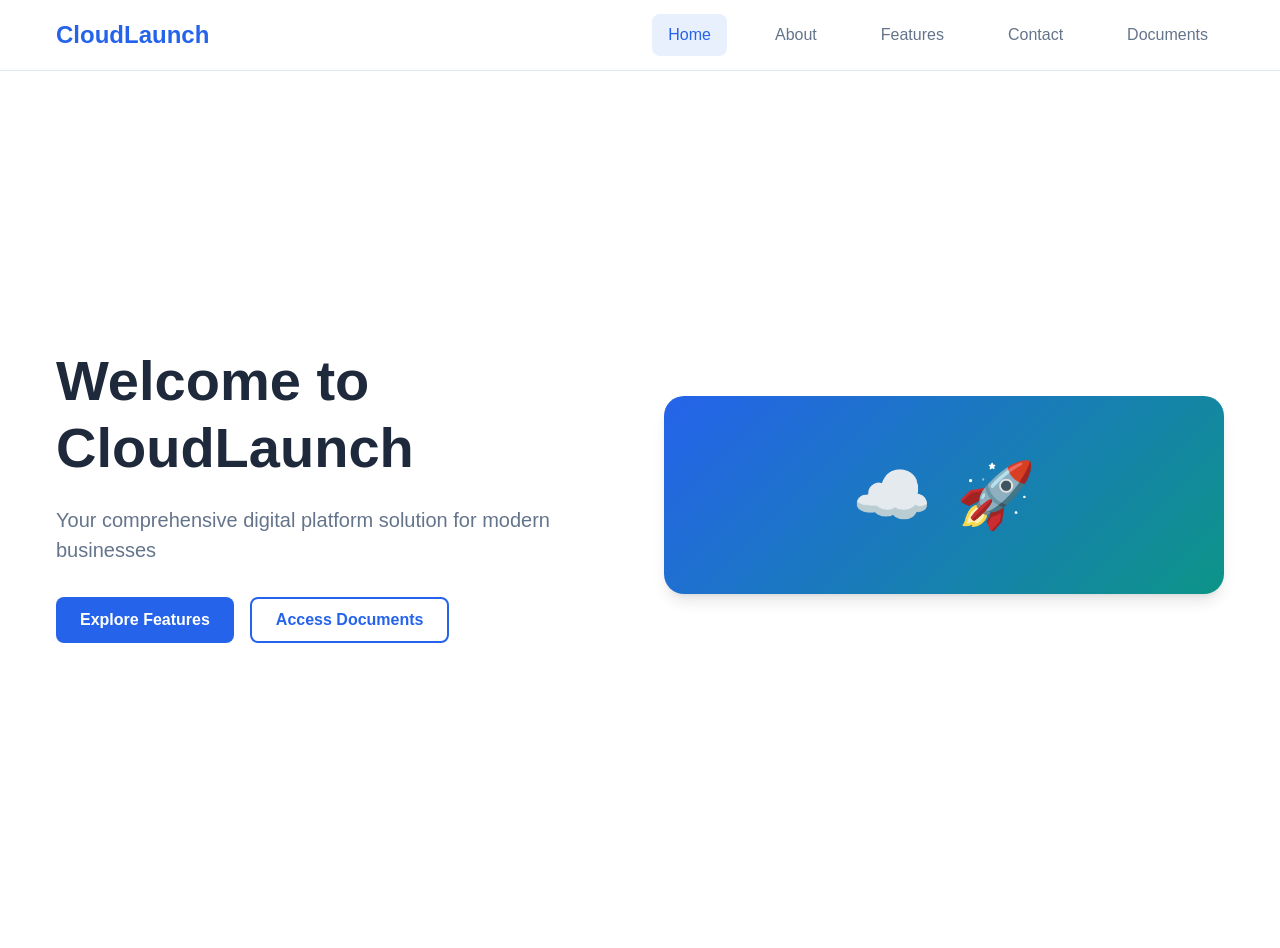
<file: assignment1/website/index.html>
<!DOCTYPE html>
<html lang="en">
<head>
    <meta charset="UTF-8">
    <meta name="viewport" content="width=device-width, initial-scale=1.0">
    <title>CloudLaunch - Your Digital Platform Solution</title>
    <link rel="stylesheet" href="style.css">
</head>
<body>
    <!-- Navigation -->
    <nav class="navbar">
        <div class="nav-container">
            <div class="nav-brand">
                <h2>CloudLaunch</h2>
            </div>
            <div class="nav-menu" id="nav-menu">
                <a href="#home" class="nav-link active">Home</a>
                <a href="#about" class="nav-link">About</a>
                <a href="#features" class="nav-link">Features</a>
                <a href="#contact" class="nav-link">Contact</a>
                <a href="#documents" class="nav-link">Documents</a>
            </div>
            <div class="nav-toggle" id="nav-toggle">
                <span></span>
                <span></span>
                <span></span>
            </div>
        </div>
    </nav>

    <!-- Home Section -->
    <section id="home" class="section active">
        <div class="hero">
            <div class="hero-content">
                <h1 class="hero-title">Welcome to CloudLaunch</h1>
                <p class="hero-subtitle">Your comprehensive digital platform solution for modern businesses</p>
                <div class="hero-buttons">
                    <button class="btn btn-primary" onclick="showSection('features')">Explore Features</button>
                    <button class="btn btn-secondary" onclick="showSection('documents')">Access Documents</button>
                </div>
            </div>
            <div class="hero-image">
                <div class="hero-graphic">
                    <div class="cloud-icon">☁️</div>
                    <div class="launch-icon">🚀</div>
                </div>
            </div>
        </div>
    </section>

    <!-- About Section -->
    <section id="about" class="section">
        <div class="container">
            <h2 class="section-title">About CloudLaunch</h2>
            <div class="about-grid">
                <div class="about-content">
                    <h3>Our Mission</h3>
                    <p>CloudLaunch is designed to provide businesses with a lightweight, efficient platform that combines professional web presence with secure document management capabilities.</p>
                    
                    <h3>Why Choose Us?</h3>
                    <ul class="feature-list">
                        <li>Lightweight and fast performance</li>
                        <li>Secure document storage</li>
                        <li>User-friendly interface</li>
                        <li>Responsive design</li>
                        <li>Cost-effective solution</li>
                    </ul>
                </div>
                <div class="about-stats">
                    <div class="stat-item">
                        <h4>500+</h4>
                        <p>Documents Managed</p>
                    </div>
                    <div class="stat-item">
                        <h4>99.9%</h4>
                        <p>Uptime Guarantee</p>
                    </div>
                    <div class="stat-item">
                        <h4>24/7</h4>
                        <p>Support Available</p>
                    </div>
                </div>
            </div>
        </div>
    </section>

    <!-- Features Section -->
    <section id="features" class="section">
        <div class="container">
            <h2 class="section-title">Platform Features</h2>
            <div class="features-grid">
                <div class="feature-card">
                    <div class="feature-icon">🌐</div>
                    <h3>Professional Website</h3>
                    <p>Clean, modern company website with responsive design and professional aesthetics.</p>
                </div>
                <div class="feature-card">
                    <div class="feature-icon">📁</div>
                    <h3>Document Storage</h3>
                    <p>Secure private document storage with easy upload, organization, and retrieval capabilities.</p>
                </div>
                <div class="feature-card">
                    <div class="feature-icon">🔒</div>
                    <h3>Secure Access</h3>
                    <p>Protected document area with authentication to keep your sensitive files safe.</p>
                </div>
                <div class="feature-card">
                    <div class="feature-icon">📱</div>
                    <h3>Mobile Responsive</h3>
                    <p>Optimized for all devices - desktop, tablet, and mobile for access anywhere.</p>
                </div>
                <div class="feature-card">
                    <div class="feature-icon">⚡</div>
                    <h3>Lightweight</h3>
                    <p>Fast loading times with minimal resource usage for optimal performance.</p>
                </div>
                <div class="feature-card">
                    <div class="feature-icon">🎯</div>
                    <h3>Easy to Use</h3>
                    <p>Intuitive interface designed for users of all technical skill levels.</p>
                </div>
            </div>
        </div>
    </section>

    <!-- Contact Section -->
    <section id="contact" class="section">
        <div class="container">
            <h2 class="section-title">Get in Touch</h2>
            <div class="contact-grid">
                <div class="contact-info">
                    <h3>Contact Information</h3>
                    <div class="contact-item">
                        <strong>Email:</strong> info@cloudlaunch.com
                    </div>
                    <div class="contact-item">
                        <strong>Phone:</strong> +1 (555) 123-4567
                    </div>
                    <div class="contact-item">
                        <strong>Address:</strong> 123 Cloud Street, Tech City, TC 12345
                    </div>
                </div>
                <div class="contact-form">
                    <h3>Send us a Message</h3>
                    <form id="contact-form">
                        <input type="text" placeholder="Your Name" required>
                        <input type="email" placeholder="Your Email" required>
                        <textarea placeholder="Your Message" required></textarea>
                        <button type="submit" class="btn btn-primary">Send Message</button>
                    </form>
                </div>
            </div>
        </div>
    </section>

    <!-- Documents Section -->
    <section id="documents" class="section">
        <div class="container">
            <!-- Login Form -->
            <div id="login-form" class="login-container">
                <div class="login-card">
                    <h2>Access Private Documents</h2>
                    <p>Please enter your credentials to access the document storage area.</p>
                    <form id="auth-form">
                        <input type="text" id="username" placeholder="Username" required>
                        <input type="password" id="password" placeholder="Password" required>
                        <button type="submit" class="btn btn-primary">Login</button>
                    </form>
                    <p class="login-hint">Demo credentials: admin / password</p>
                </div>
            </div>

            <!-- Document Management Area -->
            <div id="document-area" class="document-container" style="display: none;">
                <div class="document-header">
                    <h2>Document Management</h2>
                    <div class="document-actions">
                        <input type="file" id="file-upload" multiple style="display: none;">
                        <button class="btn btn-primary" onclick="document.getElementById('file-upload').click()">
                            Upload Files
                        </button>
                        <button class="btn btn-secondary" onclick="logout()">Logout</button>
                    </div>
                </div>

                <div class="document-search">
                    <input type="text" id="search-input" placeholder="Search documents...">
                </div>

                <div class="document-grid" id="document-grid">
                    <!-- Sample documents -->
                    <div class="document-card" data-name="quarterly-report.pdf">
                        <div class="document-icon">📄</div>
                        <div class="document-info">
                            <h4>Quarterly Report</h4>
                            <p>quarterly-report.pdf</p>
                            <small>Uploaded: 2025-01-02</small>
                        </div>
                        <div class="document-actions-mini">
                            <button class="btn-icon" title="Download">⬇️</button>
                            <button class="btn-icon" title="Delete">🗑️</button>
                        </div>
                    </div>
                    
                    <div class="document-card" data-name="meeting-notes.docx">
                        <div class="document-icon">📝</div>
                        <div class="document-info">
                            <h4>Meeting Notes</h4>
                            <p>meeting-notes.docx</p>
                            <small>Uploaded: 2025-01-01</small>
                        </div>
                        <div class="document-actions-mini">
                            <button class="btn-icon" title="Download">⬇️</button>
                            <button class="btn-icon" title="Delete">🗑️</button>
                        </div>
                    </div>

                    <div class="document-card" data-name="project-proposal.pptx">
                        <div class="document-icon">📊</div>
                        <div class="document-info">
                            <h4>Project Proposal</h4>
                            <p>project-proposal.pptx</p>
                            <small>Uploaded: 2024-12-30</small>
                        </div>
                        <div class="document-actions-mini">
                            <button class="btn-icon" title="Download">⬇️</button>
                            <button class="btn-icon" title="Delete">🗑️</button>
                        </div>
                    </div>
                </div>
            </div>
        </div>
    </section>

    <script src="script.js"></script>
</body>
</html>
</file>
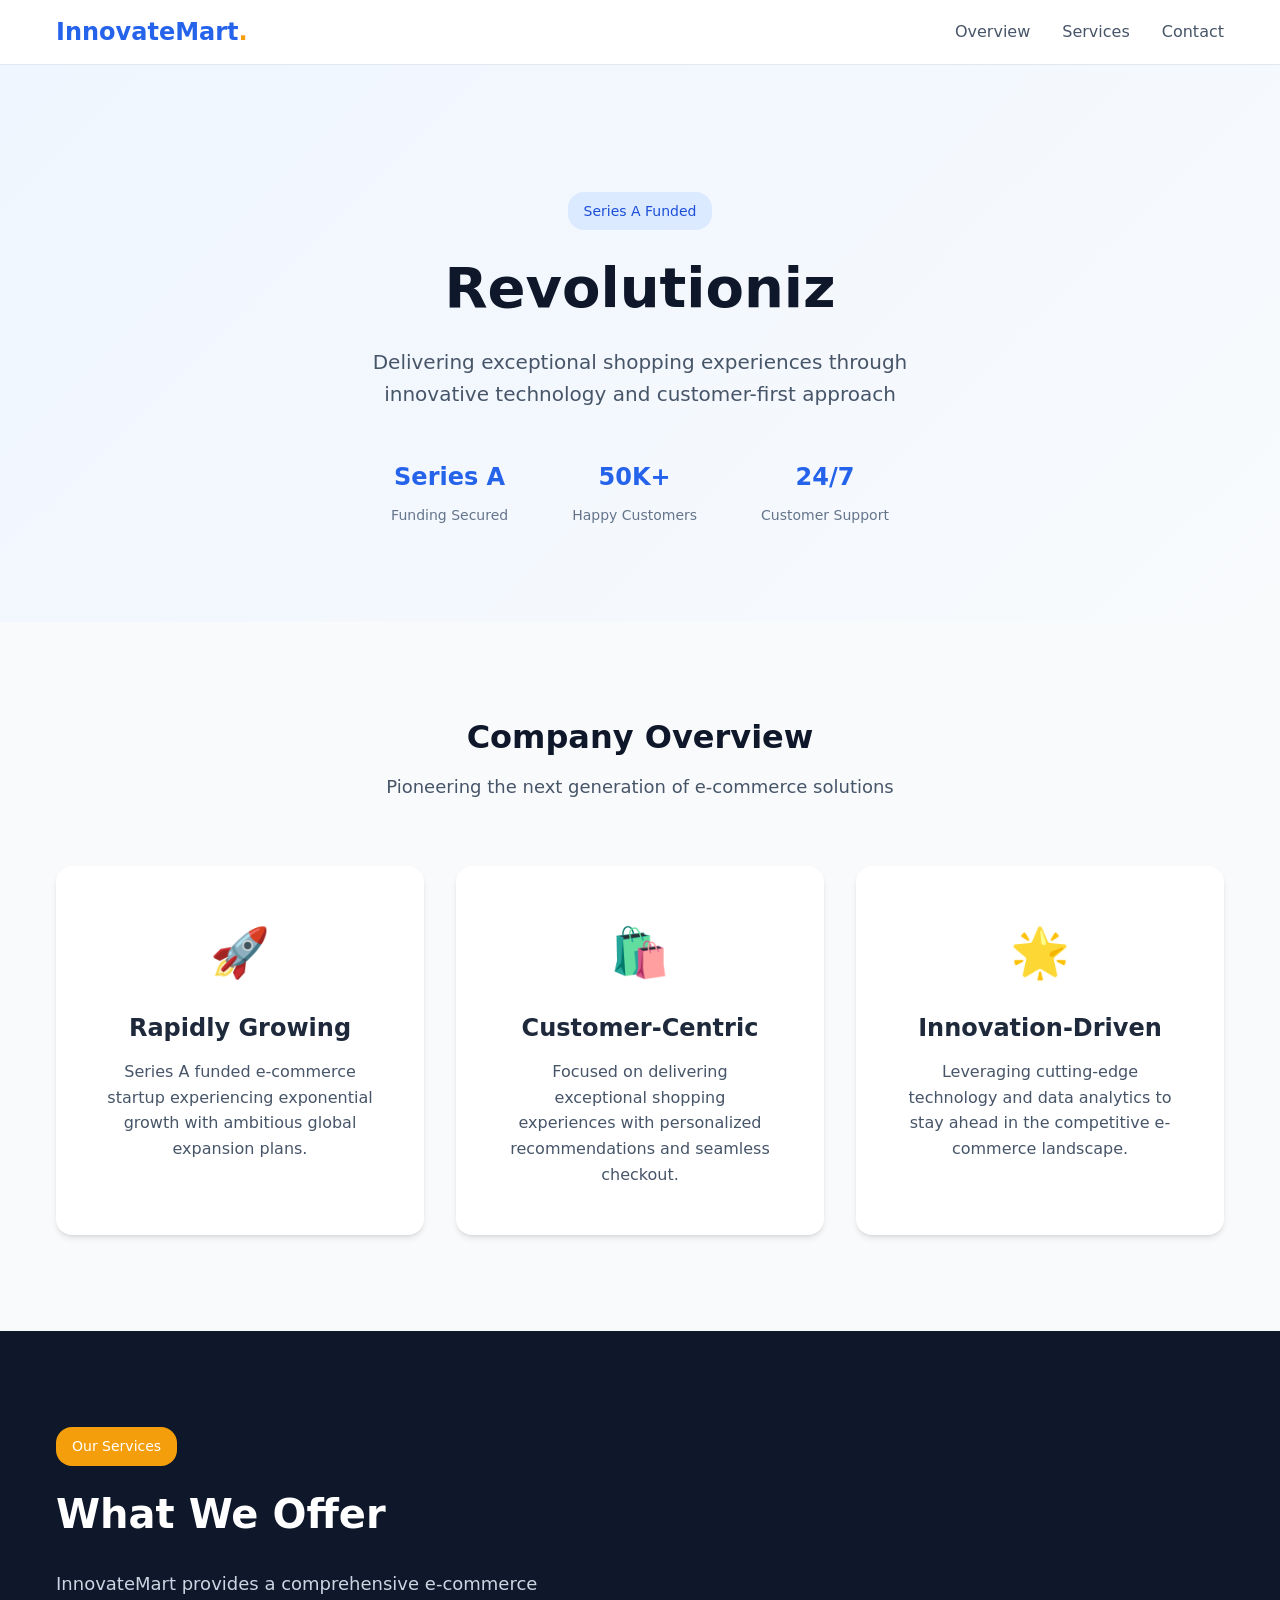
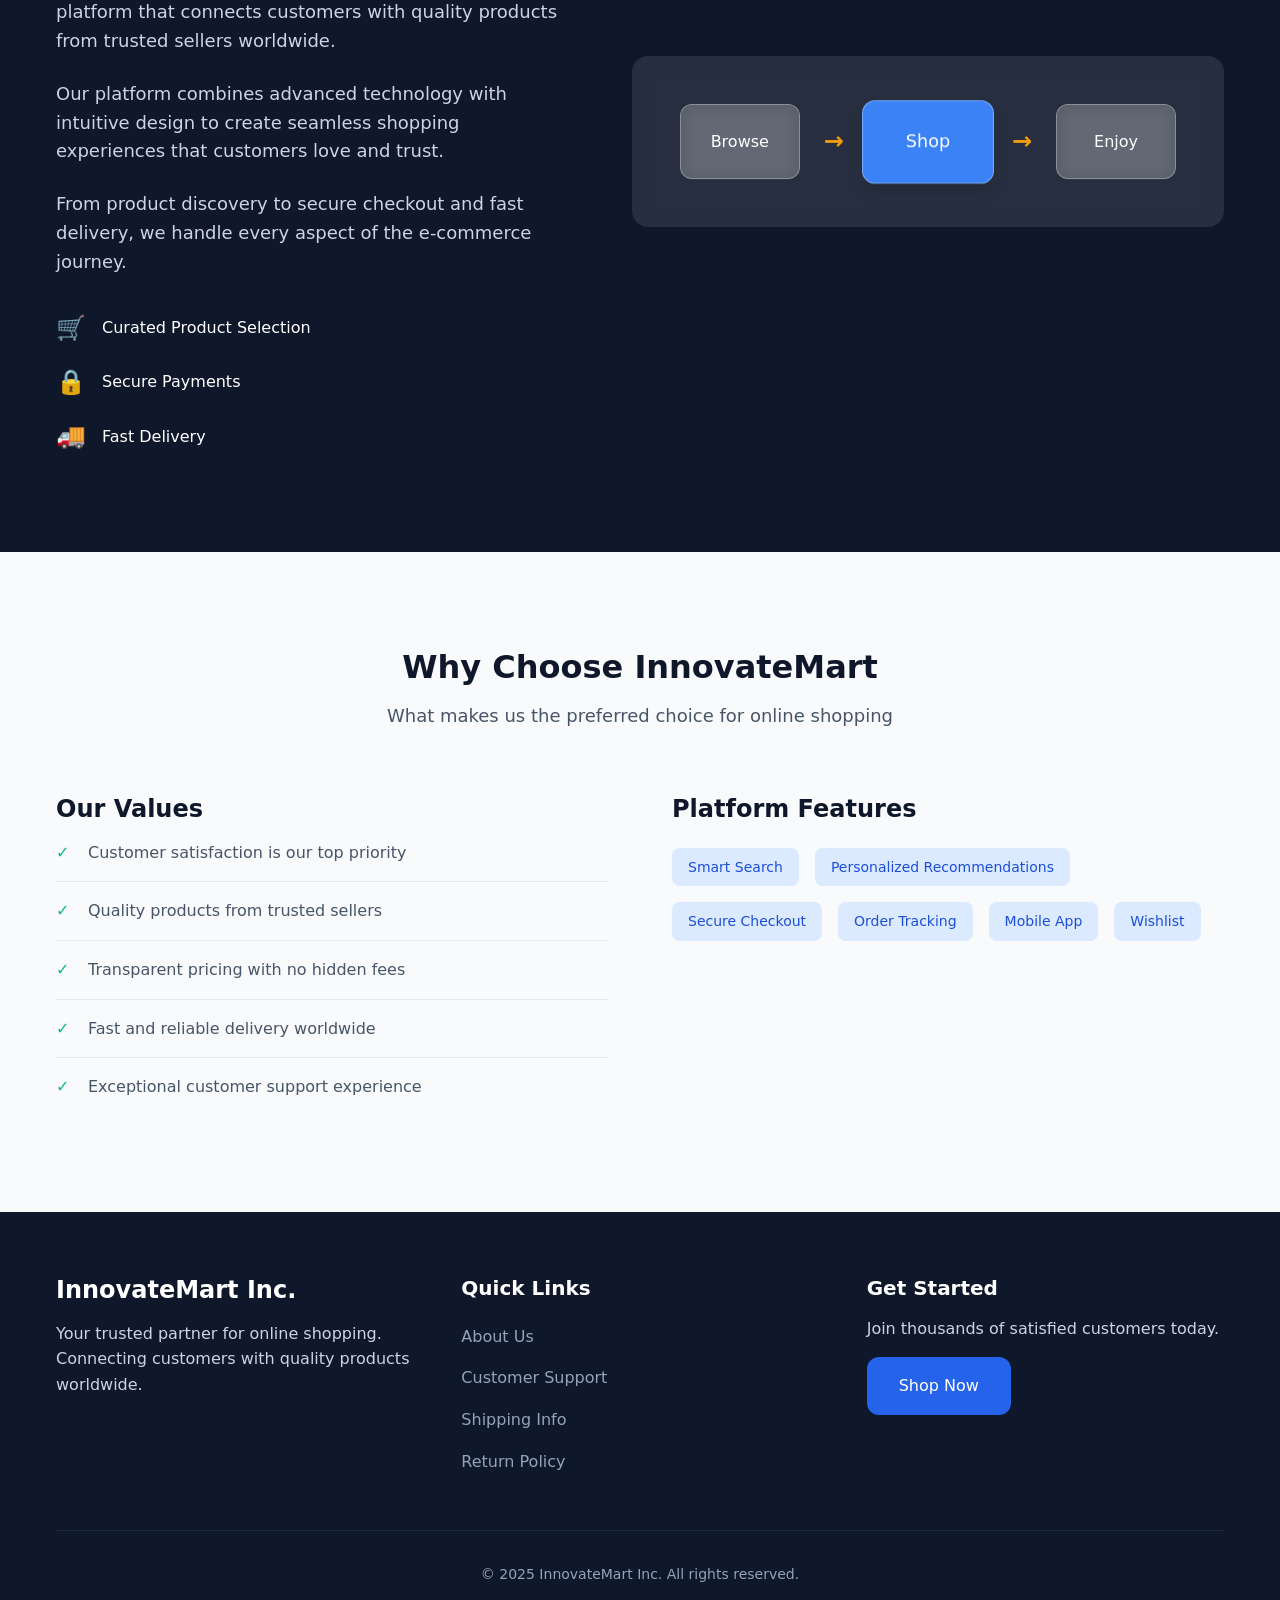
<file: assignment2/site/index.html>
<!doctype html>
<html lang="en">
  <head>
    <meta charset="UTF-8" />
    <link rel="icon" type="image/svg+xml" href="/vite.svg" />
    <link rel="stylesheet" href="style.css" />
    <meta name="viewport" content="width=device-width, initial-scale=1.0" />
    <title>InnovateMart Inc. - Project Bedrock</title>
  </head>
  <body>
    <header class="header">
      <nav class="nav">
        <div class="nav-container">
          <div class="logo">
            <h1>InnovateMart<span class="logo-accent">.</span></h1>
          </div>
          <div class="nav-links">
            <a href="#overview">Overview</a>
            <a href="#services">Services</a>
            <a href="#contact">Contact</a>
          </div>
        </div>
      </nav>
    </header>

    <main>
      <section class="hero">
        <div class="container">
          <div class="hero-content">
            <div class="hero-badge">Series A Funded</div>
            <h1 class="hero-title">Revolutionizing <span class="gradient-text">E-Commerce</span></h1>
            <p class="hero-subtitle">Delivering exceptional shopping experiences through innovative technology and customer-first approach</p>
            <div class="hero-stats">
              <div class="stat">
                <span class="stat-number">Series A</span>
                <span class="stat-label">Funding Secured</span>
              </div>
              <div class="stat">
                <span class="stat-number">50K+</span>
                <span class="stat-label">Happy Customers</span>
              </div>
              <div class="stat">
                <span class="stat-number">24/7</span>
                <span class="stat-label">Customer Support</span>
              </div>
            </div>
          </div>
        </div>
      </section>

      <section id="overview" class="section">
        <div class="container">
          <div class="section-header">
            <h2>Company Overview</h2>
            <p>Pioneering the next generation of e-commerce solutions</p>
          </div>
          <div class="cards-grid">
            <div class="card">
              <div class="card-icon">🚀</div>
              <h3>Rapidly Growing</h3>
              <p>Series A funded e-commerce startup experiencing exponential growth with ambitious global expansion plans.</p>
            </div>
            <div class="card">
              <div class="card-icon">🛍️</div>
              <h3>Customer-Centric</h3>
              <p>Focused on delivering exceptional shopping experiences with personalized recommendations and seamless checkout.</p>
            </div>
            <div class="card">
              <div class="card-icon">🌟</div>
              <h3>Innovation-Driven</h3>
              <p>Leveraging cutting-edge technology and data analytics to stay ahead in the competitive e-commerce landscape.</p>
            </div>
          </div>
        </div>
      </section>

      <section id="services" class="section section-dark">
        <div class="container">
          <div class="services-content">
            <div class="services-text">
              <div class="section-badge">Our Services</div>
              <h2>What We Offer</h2>
              <p>InnovateMart provides a comprehensive e-commerce platform that connects customers with quality products from trusted sellers worldwide.</p>
              <p>Our platform combines advanced technology with intuitive design to create seamless shopping experiences that customers love and trust.</p>
              <p>From product discovery to secure checkout and fast delivery, we handle every aspect of the e-commerce journey.</p>
              <div class="services-highlights">
                <div class="highlight">
                  <span class="highlight-icon">🛒</span>
                  <span>Curated Product Selection</span>
                </div>
                <div class="highlight">
                  <span class="highlight-icon">🔒</span>
                  <span>Secure Payments</span>
                </div>
                <div class="highlight">
                  <span class="highlight-icon">🚚</span>
                  <span>Fast Delivery</span>
                </div>
              </div>
            </div>
            <div class="services-visual">
              <div class="services-diagram">
                <div class="diagram-node">Browse</div>
                <div class="diagram-arrow">→</div>
                <div class="diagram-node active">Shop</div>
                <div class="diagram-arrow">→</div>
                <div class="diagram-node">Enjoy</div>
              </div>
            </div>
          </div>
        </div>
      </section>

      <section id="technology" class="section">
        <div class="container">
          <div class="section-header">
            <h2>Why Choose InnovateMart</h2>
            <p>What makes us the preferred choice for online shopping</p>
          </div>
          <div class="tech-details">
            <div class="company-values">
              <h3>Our Values</h3>
              <ul>
                <li>Customer satisfaction is our top priority</li>
                <li>Quality products from trusted sellers</li>
                <li>Transparent pricing with no hidden fees</li>
                <li>Fast and reliable delivery worldwide</li>
                <li>Exceptional customer support experience</li>
              </ul>
            </div>
            <div class="features">
              <h3>Platform Features</h3>
              <div class="tech-tags">
                <span class="tech-tag">Smart Search</span>
                <span class="tech-tag">Personalized Recommendations</span>
                <span class="tech-tag">Secure Checkout</span>
                <span class="tech-tag">Order Tracking</span>
                <span class="tech-tag">Mobile App</span>
                <span class="tech-tag">Wishlist</span>
                <span class="tech-tag">Reviews & Ratings</span>
                <span class="tech-tag">24/7 Support</span>
              </div>
            </div>
          </div>
        </div>
      </section>
    </main>

    <footer class="footer">
      <div class="container">
        <div class="footer-content">
          <div class="footer-section">
            <h3>InnovateMart Inc.</h3>
            <p>Your trusted partner for online shopping. Connecting customers with quality products worldwide.</p>
          </div>
          <div class="footer-section">
            <h4>Quick Links</h4>
            <ul>
              <li>About Us</li>
              <li>Customer Support</li>
              <li>Shipping Info</li>
              <li>Return Policy</li>
            </ul>
          </div>
          <div class="footer-section">
            <h4>Get Started</h4>
            <p>Join thousands of satisfied customers today.</p>
            <a href="#contact" class="cta-button">Shop Now</a>
          </div>
        </div>
        <div class="footer-bottom">
          <p>&copy; 2025 InnovateMart Inc. All rights reserved.</p>
        </div>
      </div>
    </footer>

    <script src="script.js"></script>
  </body>
</html>
</file>
<file: assignment1/website/style.css>
:root {
  --primary-color: #2563eb;
  --secondary-color: #64748b;
  --accent-color: #0d9488;
  --success-color: #059669;
  --warning-color: #d97706;
  --error-color: #dc2626;
  --bg-primary: #ffffff;
  --bg-secondary: #f8fafc;
  --text-primary: #1e293b;
  --text-secondary: #64748b;
  --border-color: #e2e8f0;
  --shadow: 0 4px 6px -1px rgb(0 0 0 / 0.1), 0 2px 4px -2px rgb(0 0 0 / 0.1);
  --shadow-lg: 0 10px 15px -3px rgb(0 0 0 / 0.1), 0 4px 6px -4px rgb(0 0 0 / 0.1);
  --border-radius: 8px;
  --spacing-xs: 0.5rem;
  --spacing-sm: 1rem;
  --spacing-md: 1.5rem;
  --spacing-lg: 2rem;
  --spacing-xl: 3rem;
}

* {
  margin: 0;
  padding: 0;
  box-sizing: border-box;
}

body {
  font-family: -apple-system, BlinkMacSystemFont, 'Segoe UI', Roboto, sans-serif;
  line-height: 1.6;
  color: var(--text-primary);
  background-color: var(--bg-primary);
}

.container {
  max-width: 1200px;
  margin: 0 auto;
  padding: 0 var(--spacing-sm);
}

/* Navigation */
.navbar {
  position: fixed;
  top: 0;
  width: 100%;
  background: rgba(255, 255, 255, 0.95);
  backdrop-filter: blur(10px);
  border-bottom: 1px solid var(--border-color);
  z-index: 1000;
  transition: all 0.3s ease;
}

.nav-container {
  max-width: 1200px;
  margin: 0 auto;
  padding: 0 var(--spacing-sm);
  display: flex;
  justify-content: space-between;
  align-items: center;
  height: 70px;
}

.nav-brand h2 {
  color: var(--primary-color);
  font-weight: 700;
  font-size: 1.5rem;
}

.nav-menu {
  display: flex;
  gap: var(--spacing-lg);
}

.nav-link {
  text-decoration: none;
  color: var(--text-secondary);
  font-weight: 500;
  padding: var(--spacing-xs) var(--spacing-sm);
  border-radius: var(--border-radius);
  transition: all 0.3s ease;
  cursor: pointer;
}

.nav-link:hover,
.nav-link.active {
  color: var(--primary-color);
  background-color: rgba(37, 99, 235, 0.1);
}

.nav-toggle {
  display: none;
  flex-direction: column;
  cursor: pointer;
}

.nav-toggle span {
  width: 25px;
  height: 3px;
  background-color: var(--text-primary);
  margin: 3px 0;
  transition: 0.3s;
}

/* Sections */
.section {
  display: none;
  min-height: 100vh;
  padding: 90px 0 var(--spacing-xl);
}

.section.active {
  display: block;
}

.section-title {
  text-align: center;
  font-size: 2.5rem;
  font-weight: 700;
  color: var(--text-primary);
  margin-bottom: var(--spacing-xl);
}

/* Hero Section */
.hero {
  display: grid;
  grid-template-columns: 1fr 1fr;
  gap: var(--spacing-xl);
  align-items: center;
  max-width: 1200px;
  margin: 0 auto;
  padding: 0 var(--spacing-sm);
  min-height: calc(100vh - 90px);
}

.hero-title {
  font-size: 3.5rem;
  font-weight: 800;
  color: var(--text-primary);
  margin-bottom: var(--spacing-md);
  line-height: 1.2;
}

.hero-subtitle {
  font-size: 1.25rem;
  color: var(--text-secondary);
  margin-bottom: var(--spacing-lg);
  line-height: 1.5;
}

.hero-buttons {
  display: flex;
  gap: var(--spacing-sm);
  flex-wrap: wrap;
}

.hero-graphic {
  display: flex;
  justify-content: center;
  align-items: center;
  gap: var(--spacing-md);
  padding: var(--spacing-xl);
  background: linear-gradient(135deg, var(--primary-color), var(--accent-color));
  border-radius: 20px;
  box-shadow: var(--shadow-lg);
}

.cloud-icon,
.launch-icon {
  font-size: 4rem;
  animation: float 3s ease-in-out infinite;
}

.launch-icon {
  animation-delay: 1.5s;
}

@keyframes float {
  0%, 100% { transform: translateY(0px); }
  50% { transform: translateY(-10px); }
}

/* Buttons */
.btn {
  display: inline-flex;
  align-items: center;
  justify-content: center;
  padding: 12px 24px;
  border: none;
  border-radius: var(--border-radius);
  font-size: 1rem;
  font-weight: 600;
  text-decoration: none;
  cursor: pointer;
  transition: all 0.3s ease;
  min-width: 140px;
}

.btn-primary {
  background-color: var(--primary-color);
  color: white;
}

.btn-primary:hover {
  background-color: #1d4ed8;
  transform: translateY(-2px);
  box-shadow: var(--shadow-lg);
}

.btn-secondary {
  background-color: transparent;
  color: var(--primary-color);
  border: 2px solid var(--primary-color);
}

.btn-secondary:hover {
  background-color: var(--primary-color);
  color: white;
  transform: translateY(-2px);
  box-shadow: var(--shadow-lg);
}

.btn-icon {
  background: none;
  border: none;
  font-size: 1.2rem;
  cursor: pointer;
  padding: var(--spacing-xs);
  border-radius: var(--border-radius);
  transition: all 0.3s ease;
}

.btn-icon:hover {
  background-color: var(--bg-secondary);
  transform: scale(1.1);
}

/* About Section */
.about-grid {
  display: grid;
  grid-template-columns: 2fr 1fr;
  gap: var(--spacing-xl);
  max-width: 1200px;
  margin: 0 auto;
  padding: 0 var(--spacing-sm);
}

.about-content h3 {
  font-size: 1.5rem;
  color: var(--text-primary);
  margin-bottom: var(--spacing-sm);
}

.about-content p {
  color: var(--text-secondary);
  margin-bottom: var(--spacing-md);
  line-height: 1.7;
}

.feature-list {
  list-style: none;
}

.feature-list li {
  padding: var(--spacing-xs) 0;
  color: var(--text-secondary);
  position: relative;
  padding-left: var(--spacing-md);
}

.feature-list li::before {
  content: '✓';
  color: var(--success-color);
  font-weight: bold;
  position: absolute;
  left: 0;
}

.about-stats {
  display: flex;
  flex-direction: column;
  gap: var(--spacing-md);
}

.stat-item {
  background: var(--bg-secondary);
  padding: var(--spacing-md);
  border-radius: var(--border-radius);
  text-align: center;
  border: 1px solid var(--border-color);
}

.stat-item h4 {
  font-size: 2rem;
  color: var(--primary-color);
  margin-bottom: var(--spacing-xs);
}

.stat-item p {
  color: var(--text-secondary);
  font-size: 0.9rem;
}

/* Features Section */
.features-grid {
  display: grid;
  grid-template-columns: repeat(auto-fit, minmax(300px, 1fr));
  gap: var(--spacing-lg);
  max-width: 1200px;
  margin: 0 auto;
  padding: 0 var(--spacing-sm);
}

.feature-card {
  background: var(--bg-primary);
  border: 1px solid var(--border-color);
  border-radius: var(--border-radius);
  padding: var(--spacing-lg);
  text-align: center;
  transition: all 0.3s ease;
  box-shadow: var(--shadow);
}

.feature-card:hover {
  transform: translateY(-5px);
  box-shadow: var(--shadow-lg);
  border-color: var(--primary-color);
}

.feature-icon {
  font-size: 3rem;
  margin-bottom: var(--spacing-md);
}

.feature-card h3 {
  font-size: 1.25rem;
  color: var(--text-primary);
  margin-bottom: var(--spacing-sm);
}

.feature-card p {
  color: var(--text-secondary);
  line-height: 1.6;
}

/* Contact Section */
.contact-grid {
  display: grid;
  grid-template-columns: 1fr 1fr;
  gap: var(--spacing-xl);
  max-width: 1200px;
  margin: 0 auto;
  padding: 0 var(--spacing-sm);
}

.contact-info h3,
.contact-form h3 {
  font-size: 1.5rem;
  color: var(--text-primary);
  margin-bottom: var(--spacing-md);
}

.contact-item {
  margin-bottom: var(--spacing-sm);
  color: var(--text-secondary);
}

.contact-form form {
  display: flex;
  flex-direction: column;
  gap: var(--spacing-sm);
}

.contact-form input,
.contact-form textarea {
  padding: 12px;
  border: 1px solid var(--border-color);
  border-radius: var(--border-radius);
  font-size: 1rem;
  transition: border-color 0.3s ease;
}

.contact-form input:focus,
.contact-form textarea:focus {
  outline: none;
  border-color: var(--primary-color);
}

.contact-form textarea {
  resize: vertical;
  min-height: 120px;
}

/* Document Section */
.login-container {
  display: flex;
  justify-content: center;
  align-items: center;
  min-height: calc(100vh - 180px);
}

.login-card {
  background: var(--bg-primary);
  border: 1px solid var(--border-color);
  border-radius: var(--border-radius);
  padding: var(--spacing-xl);
  box-shadow: var(--shadow-lg);
  max-width: 400px;
  width: 100%;
  text-align: center;
}

.login-card h2 {
  color: var(--text-primary);
  margin-bottom: var(--spacing-sm);
}

.login-card p {
  color: var(--text-secondary);
  margin-bottom: var(--spacing-lg);
}

.login-card form {
  display: flex;
  flex-direction: column;
  gap: var(--spacing-sm);
}

.login-card input {
  padding: 12px;
  border: 1px solid var(--border-color);
  border-radius: var(--border-radius);
  font-size: 1rem;
}

.login-hint {
  margin-top: var(--spacing-sm);
  font-size: 0.9rem;
  color: var(--text-secondary);
  font-style: italic;
}

.document-container {
  max-width: 1200px;
  margin: 0 auto;
  padding: 0 var(--spacing-sm);
}

.document-header {
  display: flex;
  justify-content: space-between;
  align-items: center;
  margin-bottom: var(--spacing-lg);
  flex-wrap: wrap;
  gap: var(--spacing-sm);
}

.document-actions {
  display: flex;
  gap: var(--spacing-sm);
}

.document-search {
  margin-bottom: var(--spacing-lg);
}

.document-search input {
  width: 100%;
  max-width: 400px;
  padding: 12px;
  border: 1px solid var(--border-color);
  border-radius: var(--border-radius);
  font-size: 1rem;
}

.document-grid {
  display: grid;
  grid-template-columns: repeat(auto-fill, minmax(300px, 1fr));
  gap: var(--spacing-md);
}

.document-card {
  background: var(--bg-primary);
  border: 1px solid var(--border-color);
  border-radius: var(--border-radius);
  padding: var(--spacing-md);
  display: flex;
  align-items: center;
  gap: var(--spacing-sm);
  transition: all 0.3s ease;
  box-shadow: var(--shadow);
}

.document-card:hover {
  transform: translateY(-2px);
  box-shadow: var(--shadow-lg);
  border-color: var(--primary-color);
}

.document-icon {
  font-size: 2rem;
  flex-shrink: 0;
}

.document-info {
  flex: 1;
  min-width: 0;
}

.document-info h4 {
  font-size: 1rem;
  color: var(--text-primary);
  margin-bottom: 2px;
  overflow: hidden;
  text-overflow: ellipsis;
  white-space: nowrap;
}

.document-info p {
  font-size: 0.9rem;
  color: var(--text-secondary);
  margin-bottom: 2px;
  overflow: hidden;
  text-overflow: ellipsis;
  white-space: nowrap;
}

.document-info small {
  font-size: 0.8rem;
  color: var(--text-secondary);
}

.document-actions-mini {
  display: flex;
  gap: var(--spacing-xs);
  flex-shrink: 0;
}

/* Notification */
.notification {
  position: fixed;
  top: 90px;
  right: 20px;
  padding: 12px 20px;
  border-radius: var(--border-radius);
  box-shadow: var(--shadow);
  z-index: 1001;
  max-width: 300px;
  font-size: 0.9rem;
  animation: slideIn 0.3s ease;
}

.notification-success {
  background-color: var(--success-color);
  color: white;
}

.notification-error {
  background-color: var(--error-color);
  color: white;
}

.notification-info {
  background-color: var(--primary-color);
  color: white;
}

/* Animations */
@keyframes slideIn {
  from {
    transform: translateX(100%);
    opacity: 0;
  }
  to {
    transform: translateX(0);
    opacity: 1;
  }
}

@keyframes slideOut {
  from {
    transform: translateX(0);
    opacity: 1;
  }
  to {
    transform: translateX(100%);
    opacity: 0;
  }
}

@keyframes fadeOut {
  from {
    opacity: 1;
    transform: scale(1);
  }
  to {
    opacity: 0;
    transform: scale(0.8);
  }
}

/* Responsive Design */
@media (max-width: 768px) {
  .nav-menu {
    position: fixed;
    left: -100%;
    top: 70px;
    flex-direction: column;
    background-color: var(--bg-primary);
    width: 100%;
    text-align: center;
    transition: 0.3s;
    box-shadow: var(--shadow);
    padding: var(--spacing-md) 0;
  }

  .nav-menu.active {
    left: 0;
  }

  .nav-toggle {
    display: flex;
  }

  .hero {
    grid-template-columns: 1fr;
    text-align: center;
    gap: var(--spacing-lg);
  }

  .hero-title {
    font-size: 2.5rem;
  }

  .hero-buttons {
    justify-content: center;
  }

  .about-grid,
  .contact-grid {
    grid-template-columns: 1fr;
    gap: var(--spacing-lg);
  }

  .features-grid {
    grid-template-columns: 1fr;
  }

  .document-header {
    flex-direction: column;
    align-items: stretch;
  }

  .document-actions {
    justify-content: center;
  }

  .document-grid {
    grid-template-columns: 1fr;
  }
}

@media (max-width: 480px) {
  .container {
    padding: 0 var(--spacing-xs);
  }

  .hero-title {
    font-size: 2rem;
  }

  .section-title {
    font-size: 2rem;
  }

  .login-card {
    margin: var(--spacing-sm);
    padding: var(--spacing-md);
  }
}
</file>
<file: assignment2/site/style.css>
/* Reset and Base Styles */
* {
  margin: 0;
  padding: 0;
  box-sizing: border-box;
}

:root {
  /* Color System */
  --primary-50: #eff6ff;
  --primary-100: #dbeafe;
  --primary-500: #3b82f6;
  --primary-600: #2563eb;
  --primary-700: #1d4ed8;
  --primary-900: #1e3a8a;
  
  --secondary-500: #06b6d4;
  --secondary-600: #0891b2;
  
  --accent-500: #f59e0b;
  --accent-600: #d97706;
  
  --success-500: #10b981;
  --warning-500: #f59e0b;
  --error-500: #ef4444;
  
  --neutral-50: #f8fafc;
  --neutral-100: #f1f5f9;
  --neutral-200: #e2e8f0;
  --neutral-300: #cbd5e1;
  --neutral-400: #94a3b8;
  --neutral-500: #64748b;
  --neutral-600: #475569;
  --neutral-700: #334155;
  --neutral-800: #1e293b;
  --neutral-900: #0f172a;
  
  /* Typography */
  --font-family: 'Inter', -apple-system, BlinkMacSystemFont, 'Segoe UI', system-ui, sans-serif;
  --font-weight-normal: 400;
  --font-weight-medium: 500;
  --font-weight-semibold: 600;
  --font-weight-bold: 700;
  
  /* Spacing System (8px base) */
  --space-1: 0.5rem;   /* 8px */
  --space-2: 1rem;     /* 16px */
  --space-3: 1.5rem;   /* 24px */
  --space-4: 2rem;     /* 32px */
  --space-6: 3rem;     /* 48px */
  --space-8: 4rem;     /* 64px */
  --space-12: 6rem;    /* 96px */
  --space-16: 8rem;    /* 128px */
  
  /* Border Radius */
  --radius-sm: 0.375rem;
  --radius-md: 0.5rem;
  --radius-lg: 0.75rem;
  --radius-xl: 1rem;
  
  /* Shadows */
  --shadow-sm: 0 1px 2px 0 rgb(0 0 0 / 0.05);
  --shadow-md: 0 4px 6px -1px rgb(0 0 0 / 0.1), 0 2px 4px -2px rgb(0 0 0 / 0.1);
  --shadow-lg: 0 10px 15px -3px rgb(0 0 0 / 0.1), 0 4px 6px -4px rgb(0 0 0 / 0.1);
  --shadow-xl: 0 20px 25px -5px rgb(0 0 0 / 0.1), 0 8px 10px -6px rgb(0 0 0 / 0.1);
}

body {
  font-family: var(--font-family);
  line-height: 1.6;
  color: var(--neutral-800);
  background-color: var(--neutral-50);
}

/* Typography */
h1, h2, h3, h4, h5, h6 {
  line-height: 1.2;
  font-weight: var(--font-weight-bold);
  color: var(--neutral-900);
}

h1 { font-size: 2.5rem; }
h2 { font-size: 2rem; }
h3 { font-size: 1.5rem; }
h4 { font-size: 1.25rem; }

p {
  line-height: 1.6;
  color: var(--neutral-600);
}

/* Layout Components */
.container {
  max-width: 1200px;
  margin: 0 auto;
  padding: 0 var(--space-2);
}

.section {
  padding: var(--space-12) 0;
}

.section-dark {
  background-color: var(--neutral-900);
  color: white;
}

.section-dark h2,
.section-dark h3 {
  color: white;
}

.section-dark p {
  color: var(--neutral-300);
}

/* Header & Navigation */
.header {
  background: rgba(255, 255, 255, 0.95);
  backdrop-filter: blur(10px);
  border-bottom: 1px solid var(--neutral-200);
  position: fixed;
  top: 0;
  left: 0;
  right: 0;
  z-index: 1000;
}

.nav-container {
  max-width: 1200px;
  margin: 0 auto;
  padding: 0 var(--space-2);
  display: flex;
  justify-content: space-between;
  align-items: center;
  height: 4rem;
}

.logo h1 {
  font-size: 1.5rem;
  color: var(--primary-600);
  margin: 0;
}

.logo-accent {
  color: var(--accent-500);
}

.nav-links {
  display: flex;
  gap: var(--space-4);
}

.nav-links a {
  text-decoration: none;
  color: var(--neutral-600);
  font-weight: var(--font-weight-medium);
  transition: color 0.3s ease;
}

.nav-links a:hover {
  color: var(--primary-600);
}

/* Hero Section */
.hero {
  background: linear-gradient(135deg, var(--primary-50) 0%, var(--neutral-50) 100%);
  padding: var(--space-16) 0 var(--space-12) 0;
  margin-top: 4rem;
  text-align: center;
}

.hero-badge {
  display: inline-block;
  background: var(--primary-100);
  color: var(--primary-700);
  padding: var(--space-1) var(--space-2);
  border-radius: var(--radius-xl);
  font-size: 0.875rem;
  font-weight: var(--font-weight-medium);
  margin-bottom: var(--space-3);
}

.hero-title {
  font-size: 3.5rem;
  margin-bottom: var(--space-3);
  max-width: 800px;
  margin-left: auto;
  margin-right: auto;
}

.gradient-text {
  background: linear-gradient(135deg, var(--primary-600), var(--secondary-500));
  background-clip: text;
  -webkit-background-clip: text;
  -webkit-text-fill-color: transparent;
  background-size: 200% 200%;
  animation: gradient 3s ease infinite;
}

@keyframes gradient {
  0% { background-position: 0% 50%; }
  50% { background-position: 100% 50%; }
  100% { background-position: 0% 50%; }
}

.hero-subtitle {
  font-size: 1.25rem;
  color: var(--neutral-600);
  max-width: 600px;
  margin: 0 auto var(--space-6) auto;
}

.hero-stats {
  display: flex;
  justify-content: center;
  gap: var(--space-8);
  margin-top: var(--space-6);
}

.stat {
  display: flex;
  flex-direction: column;
  align-items: center;
}

.stat-number {
  font-size: 1.5rem;
  font-weight: var(--font-weight-bold);
  color: var(--primary-600);
}

.stat-label {
  font-size: 0.875rem;
  color: var(--neutral-500);
  margin-top: var(--space-1);
}

/* Section Headers */
.section-header {
  text-align: center;
  margin-bottom: var(--space-8);
}

.section-header h2 {
  margin-bottom: var(--space-2);
}

.section-header p {
  font-size: 1.125rem;
  max-width: 600px;
  margin: 0 auto;
}

.section-badge {
  display: inline-block;
  background: var(--accent-500);
  color: white;
  padding: var(--space-1) var(--space-2);
  border-radius: var(--radius-xl);
  font-size: 0.875rem;
  font-weight: var(--font-weight-medium);
  margin-bottom: var(--space-3);
}

/* Cards Grid */
.cards-grid {
  display: grid;
  grid-template-columns: repeat(auto-fit, minmax(300px, 1fr));
  gap: var(--space-4);
}

.card {
  background: white;
  padding: var(--space-6);
  border-radius: var(--radius-xl);
  box-shadow: var(--shadow-md);
  text-align: center;
  transition: transform 0.3s ease, box-shadow 0.3s ease;
}

.card:hover {
  transform: translateY(-4px);
  box-shadow: var(--shadow-xl);
}

.card-icon {
  font-size: 3rem;
  margin-bottom: var(--space-3);
}

.card h3 {
  margin-bottom: var(--space-2);
  color: var(--neutral-800);
}

.card p {
  line-height: 1.6;
}

/* Services Section */
.services-content {
  display: grid;
  grid-template-columns: 1fr 1fr;
  gap: var(--space-8);
  align-items: center;
}

.services-text h2 {
  font-size: 2.5rem;
  margin-bottom: var(--space-4);
}

.services-text p {
  margin-bottom: var(--space-3);
  font-size: 1.125rem;
}

.services-highlights {
  display: flex;
  flex-direction: column;
  gap: var(--space-2);
  margin-top: var(--space-4);
}

.highlight {
  display: flex;
  align-items: center;
  gap: var(--space-2);
}

.highlight-icon {
  font-size: 1.5rem;
}

.highlight span:last-child {
  font-weight: var(--font-weight-medium);
}

/* Services Diagram */
.services-diagram {
  display: flex;
  align-items: center;
  justify-content: center;
  gap: var(--space-3);
  padding: var(--space-6);
  background: rgba(255, 255, 255, 0.1);
  border-radius: var(--radius-xl);
  backdrop-filter: blur(10px);
}

.diagram-node {
  background: rgba(255, 255, 255, 0.2);
  padding: var(--space-3);
  border-radius: var(--radius-lg);
  font-weight: var(--font-weight-medium);
  min-width: 120px;
  text-align: center;
  backdrop-filter: blur(10px);
  border: 1px solid rgba(255, 255, 255, 0.3);
}

.diagram-node.active {
  background: var(--primary-500);
  color: white;
  transform: scale(1.1);
  box-shadow: var(--shadow-lg);
}

.diagram-arrow {
  color: var(--accent-500);
  font-size: 1.5rem;
  font-weight: bold;
}

/* Technology Details */
.tech-details {
  display: grid;
  grid-template-columns: 1fr 1fr;
  gap: var(--space-8);
  margin-top: var(--space-6);
}

.company-values ul {
  list-style: none;
  padding: 0;
}

.company-values li {
  padding: var(--space-2) 0;
  padding-left: var(--space-4);
  position: relative;
  color: var(--neutral-600);
  border-bottom: 1px solid var(--neutral-200);
}

.company-values li:before {
  content: '✓';
  position: absolute;
  left: 0;
  color: var(--success-500);
  font-weight: bold;
}

.company-values li:last-child {
  border-bottom: none;
}

.tech-tags {
  display: flex;
  flex-wrap: wrap;
  gap: var(--space-2);
  margin-top: var(--space-3);
}

.tech-tag {
  background: var(--primary-100);
  color: var(--primary-700);
  padding: var(--space-1) var(--space-2);
  border-radius: var(--radius-md);
  font-size: 0.875rem;
  font-weight: var(--font-weight-medium);
  transition: all 0.3s ease;
}

.tech-tag:hover {
  background: var(--primary-200);
  transform: scale(1.05);
}

/* Footer */
.footer {
  background: var(--neutral-900);
  color: white;
  padding: var(--space-8) 0 var(--space-4) 0;
}

.footer-content {
  display: grid;
  grid-template-columns: repeat(auto-fit, minmax(250px, 1fr));
  gap: var(--space-6);
  margin-bottom: var(--space-6);
}

.footer-section h3,
.footer-section h4 {
  color: white;
  margin-bottom: var(--space-2);
}

.footer-section p {
  color: var(--neutral-300);
  line-height: 1.6;
}

.footer-section ul {
  list-style: none;
  padding: 0;
}

.footer-section li {
  color: var(--neutral-400);
  padding: var(--space-1) 0;
}

.cta-button {
  display: inline-block;
  background: var(--primary-600);
  color: white;
  padding: var(--space-2) var(--space-4);
  border-radius: var(--radius-lg);
  text-decoration: none;
  font-weight: var(--font-weight-medium);
  margin-top: var(--space-2);
  transition: background-color 0.3s ease, transform 0.3s ease;
}

.cta-button:hover {
  background: var(--primary-700);
  transform: translateY(-2px);
}

.footer-bottom {
  text-align: center;
  padding-top: var(--space-4);
  border-top: 1px solid var(--neutral-800);
}

.footer-bottom p {
  color: var(--neutral-400);
  font-size: 0.875rem;
}

/* Responsive Design */
@media (max-width: 1024px) {
  .hero-title {
    font-size: 3rem;
  }
  
  .mission-content {
    grid-template-columns: 1fr;
    gap: var(--space-6);
  }
  
  .role-details {
    grid-template-columns: 1fr;
    gap: var(--space-4);
  }
}

@media (max-width: 768px) {
  .nav-links {
    display: none;
  }
  
  .hero-title {
    font-size: 2.5rem;
  }
  
  .hero-stats {
    flex-direction: column;
    gap: var(--space-4);
  }
  
  .architecture-diagram {
    flex-direction: column;
  }
  
  .diagram-arrow {
    transform: rotate(90deg);
  }
  
  .cards-grid {
    grid-template-columns: 1fr;
  }
  
  .container {
    padding: 0 var(--space-3);
  }
}

/* Smooth scrolling */
html {
  scroll-behavior: smooth;
}

/* Focus states for accessibility */
a:focus,
button:focus {
  outline: 2px solid var(--primary-500);
  outline-offset: 2px;
}

/* JavaScript Enhanced Animations */
.animate-in {
  animation: slideInUp 0.8s ease-out forwards;
}

@keyframes slideInUp {
  from {
    opacity: 0;
    transform: translateY(30px);
  }
  to {
    opacity: 1;
    transform: translateY(0);
  }
}

/* Header scroll effect */
.header.scrolled {
  background: rgba(255, 255, 255, 0.98);
  box-shadow: var(--shadow-lg);
}

/* Enhanced card animations */
.card {
  opacity: 0;
  transform: translateY(30px);
  transition: all 0.6s cubic-bezier(0.4, 0, 0.2, 1);
}

.card.animate-in {
  opacity: 1;
  transform: translateY(0);
}

/* Tech tag animations */
.tech-tag {
  opacity: 0;
  transform: scale(0.8);
  transition: all 0.4s cubic-bezier(0.4, 0, 0.2, 1);
}

.tech-tag.animate-in {
  opacity: 1;
  transform: scale(1);
}

/* Diagram node animations */
.diagram-node {
  transition: all 0.4s cubic-bezier(0.4, 0, 0.2, 1);
  transform-style: preserve-3d;
}

.diagram-node.diagram-animate {
  animation: nodeGlow 2s ease-in-out infinite alternate;
}

@keyframes nodeGlow {
  from {
    box-shadow: 0 0 20px rgba(59, 130, 246, 0.3);
  }
  to {
    box-shadow: 0 0 30px rgba(59, 130, 246, 0.6);
  }
}

/* Glitch effect for gradient text */
.gradient-text.glitch {
  animation: glitch 0.3s ease-in-out;
}

@keyframes glitch {
  0% { transform: translate(0); }
  20% { transform: translate(-2px, 2px); }
  40% { transform: translate(-2px, -2px); }
  60% { transform: translate(2px, 2px); }
  80% { transform: translate(2px, -2px); }
  100% { transform: translate(0); }
}

/* Floating particles */
.particle {
  position: fixed;
  width: 4px;
  height: 4px;
  background: var(--primary-400);
  border-radius: 50%;
  pointer-events: none;
  z-index: -1;
  animation: float-up linear infinite;
}

@keyframes float-up {
  from {
    bottom: -10px;
    transform: translateX(0) rotate(0deg);
  }
  to {
    bottom: 100vh;
    transform: translateX(100px) rotate(360deg);
  }
}

/* Loading state */
body:not(.loaded) {
  overflow: hidden;
}

body:not(.loaded) .hero-content {
  opacity: 0;
  transform: translateY(50px);
}

body.loaded .hero-content {
  opacity: 1;
  transform: translateY(0);
  transition: all 1s ease-out;
}

/* Enhanced hover effects */
.cta-button {
  position: relative;
  overflow: hidden;
}

.cta-button::before {
  content: '';
  position: absolute;
  top: 0;
  left: -100%;
  width: 100%;
  height: 100%;
  background: linear-gradient(90deg, transparent, rgba(255, 255, 255, 0.2), transparent);
  transition: left 0.5s;
}

.cta-button:hover::before {
  left: 100%;
}

/* Pulse animation for important elements */
.hero-badge {
  animation: pulse 2s ease-in-out infinite;
}

@keyframes pulse {
  0%, 100% {
    transform: scale(1);
    opacity: 1;
  }
  50% {
    transform: scale(1.05);
    opacity: 0.9;
  }
}

/* Smooth transitions for all interactive elements */
* {
  transition: transform 0.3s ease, box-shadow 0.3s ease;
}

/* Enhanced responsive animations */
@media (max-width: 768px) {
  .animate-in {
    animation: slideInUp 0.6s ease-out forwards;
  }
  
  .particle {
    display: none;
  }
}
</file>
